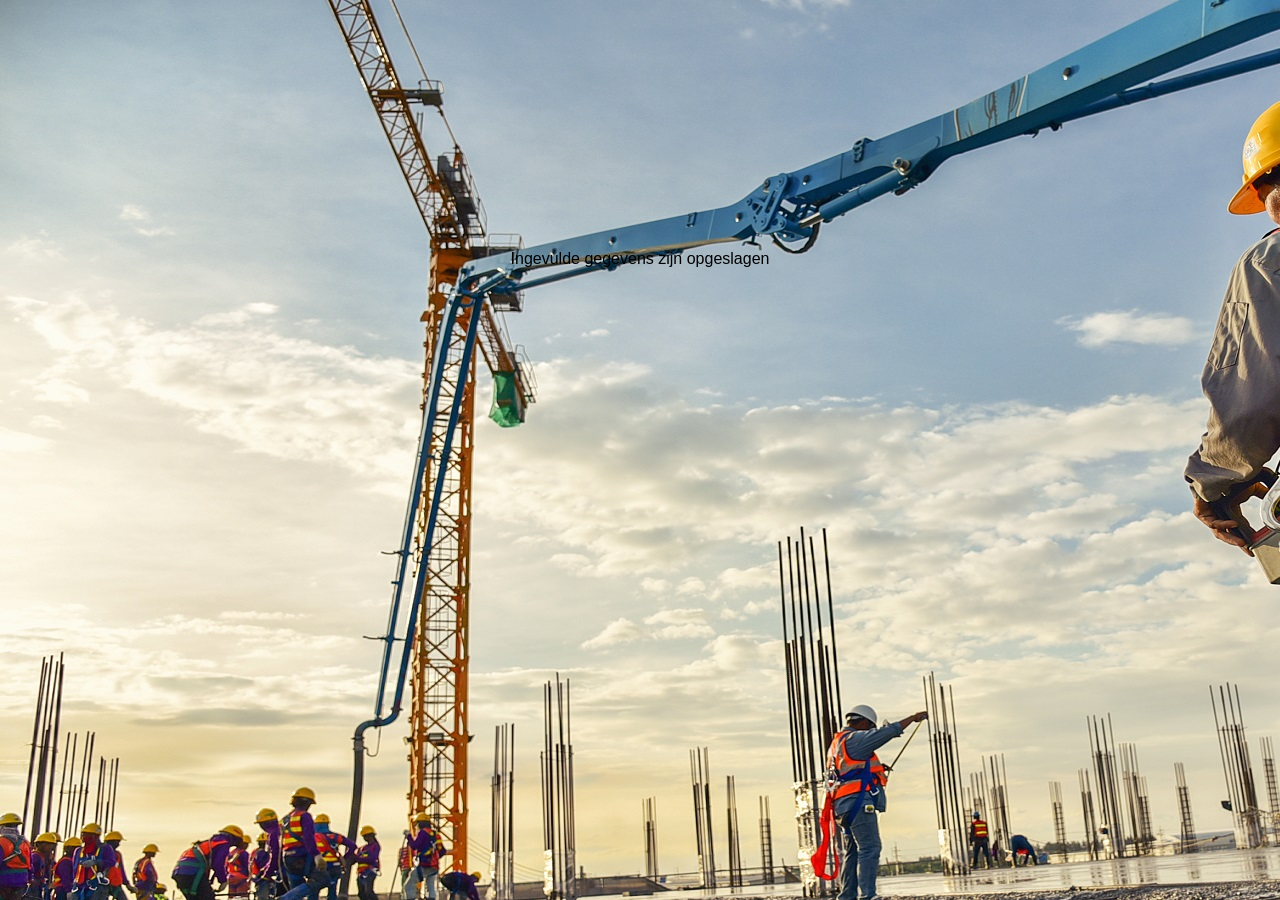
<file: zwaanurenapp/Tabeletje.htmletje/verstuurd.html>
<!DOCTYPE html>
<html lang="en">
<head>
    <meta charset="UTF-8">
    <meta http-equiv="X-UA-Compatible" content="IE=edge">
    <meta name="viewport" content="width=device-width, initial-scale=1.0">
    <!--dit is de link naar de sen css voor het stylen van de pagina waar je naar word doorgestuurd-->
    <link rel="stylesheet" href="CSS/sent.css">
    <!--dit is de code van het logootje boven in het tablad-->
    <link rel="shortcut icon" href="Images/favicon.png" />
    <title>Gegevens zijn opgeslagen</title>
</head>
<body>
    Ingevulde gegevens zijn opgeslagen
</body>
</html>
</file>
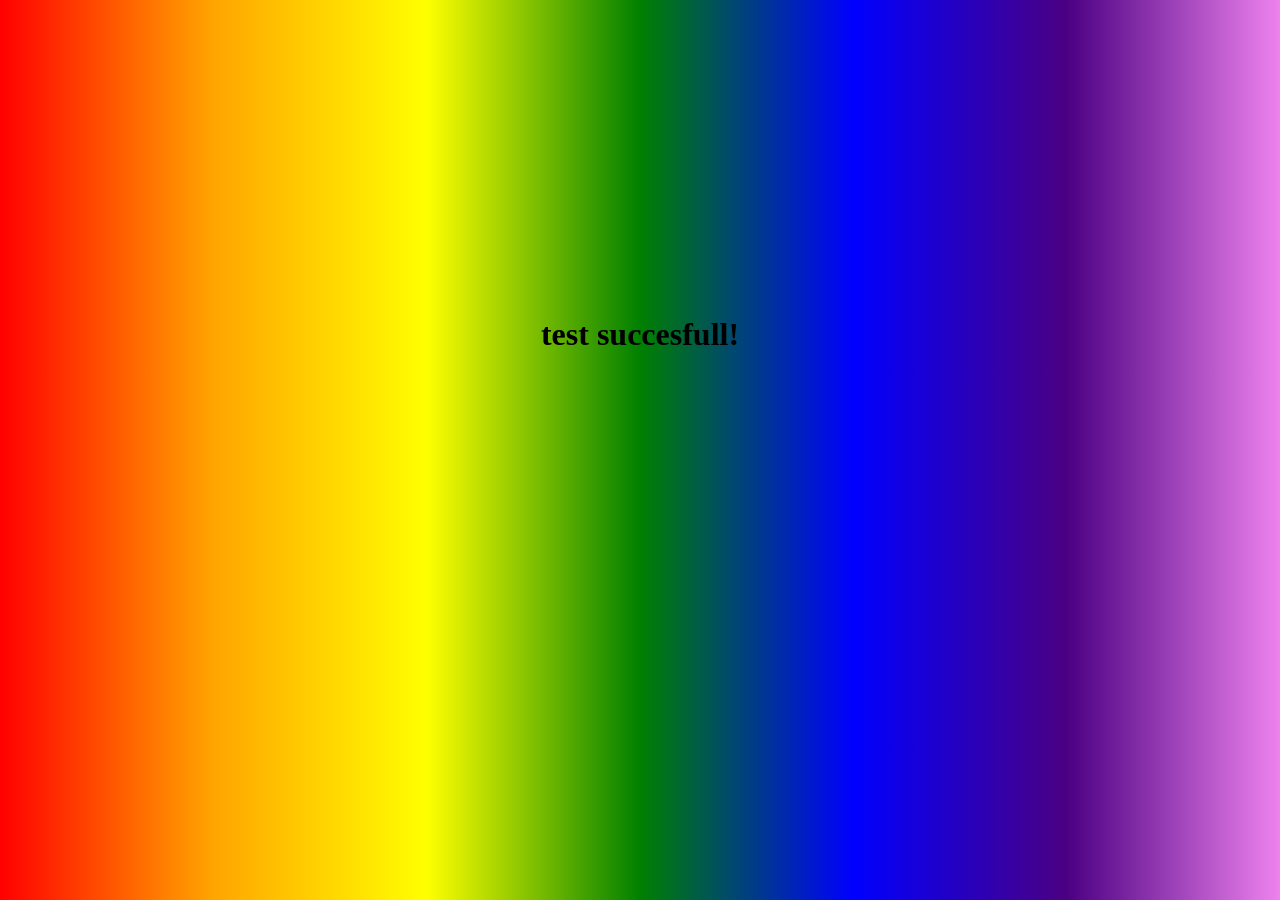
<file: zwaanurenapp/owner/UrenOverzicht/test.html>
<!DOCTYPE html>
<html lang="en">
<head>
    <meta charset="UTF-8">
    <meta http-equiv="X-UA-Compatible" content="IE=edge">
    <meta name="viewport" content="width=device-width, initial-scale=1.0">
    <title>Document</title>
    <link rel="stylesheet" href="test.css">
</head>
<body>
<div class="wrappen">
    <h1 class="test"> test succesfull! </h1>
</div>
    
</body>
</html>
</file>
<file: zwaanurenapp/Tabeletje.htmletje/CSS/sent.css>
body {
    background-image: url("img-slider-1.jpg");
    text-align: center;
    margin-top: 250px;
    font-family: sans-serif;
}
</file>
<file: zwaanurenapp/owner/UrenOverzicht/test.css>
.test {
    text-align: center;
    margin-top: 25%;
    color: black;
}

body {
    
        background-image: linear-gradient(to right, red,orange,yellow,green,blue,indigo,violet);
      
}
</file>
